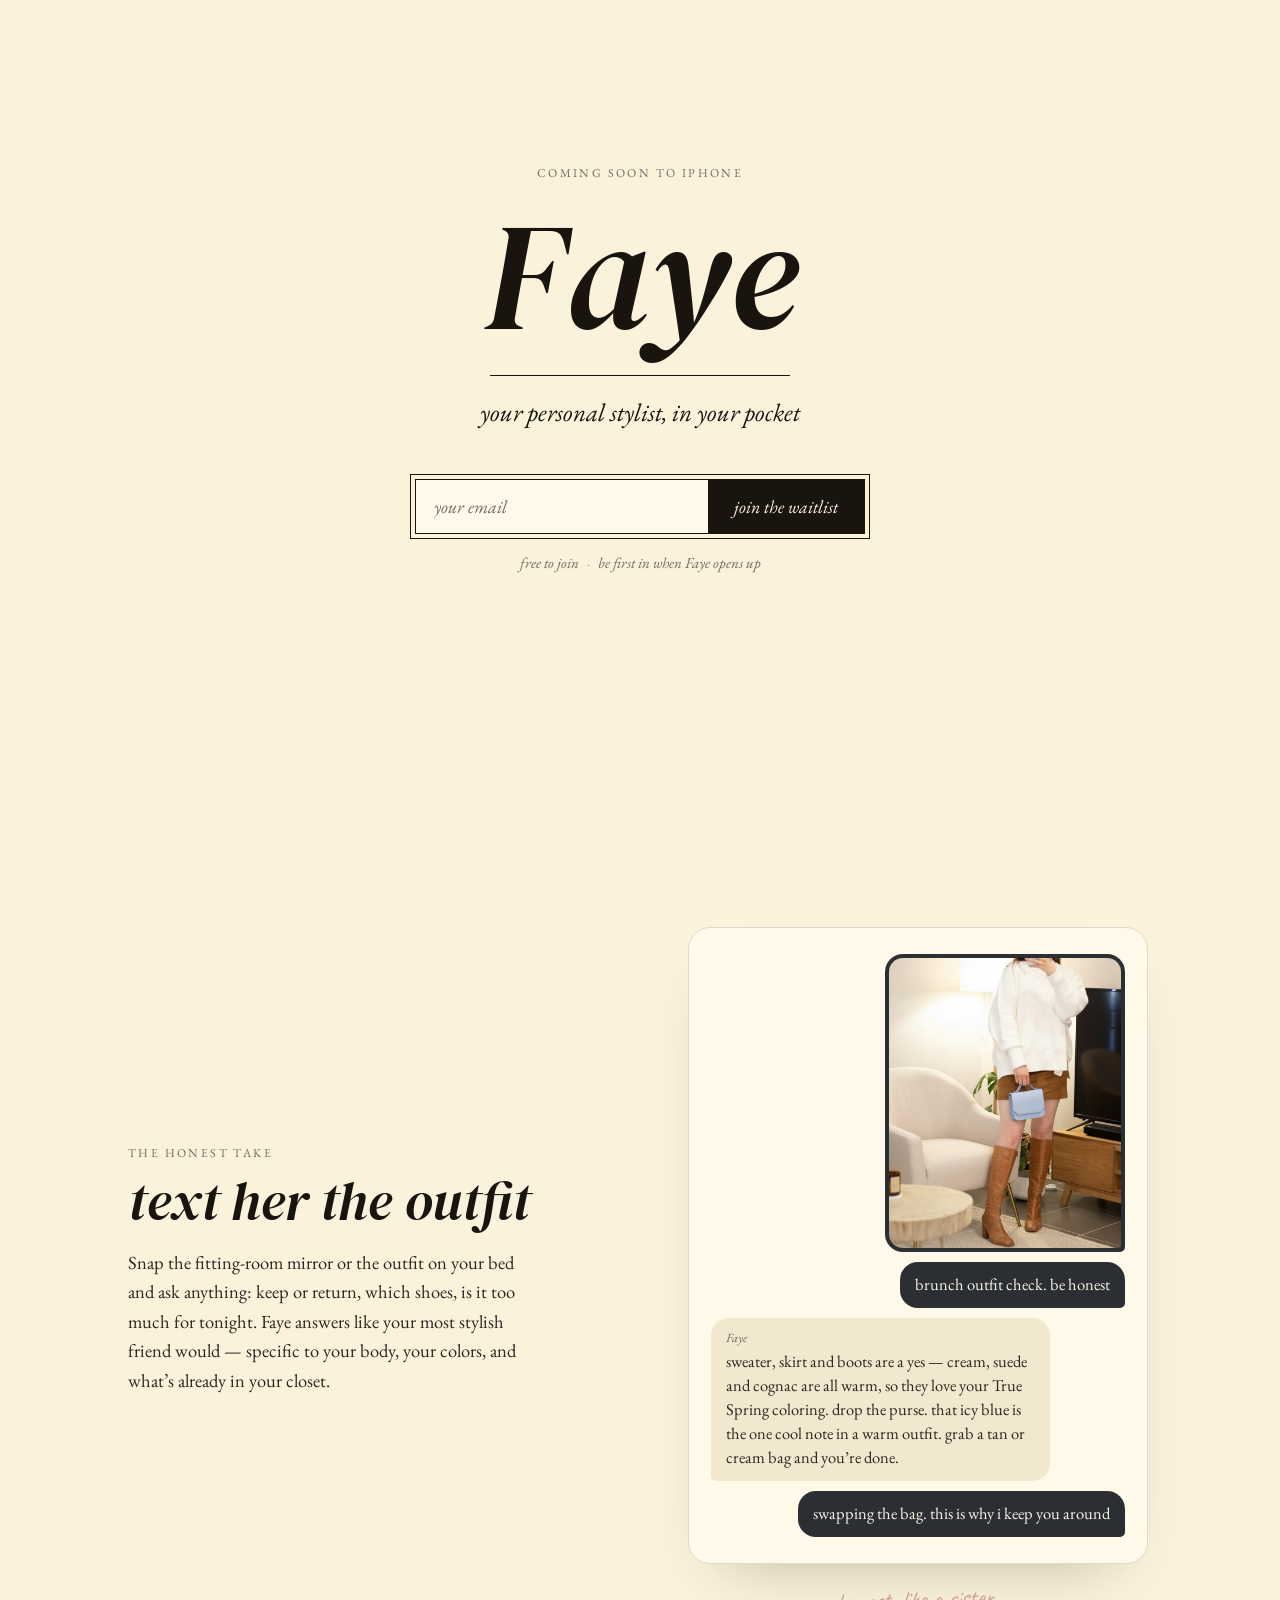
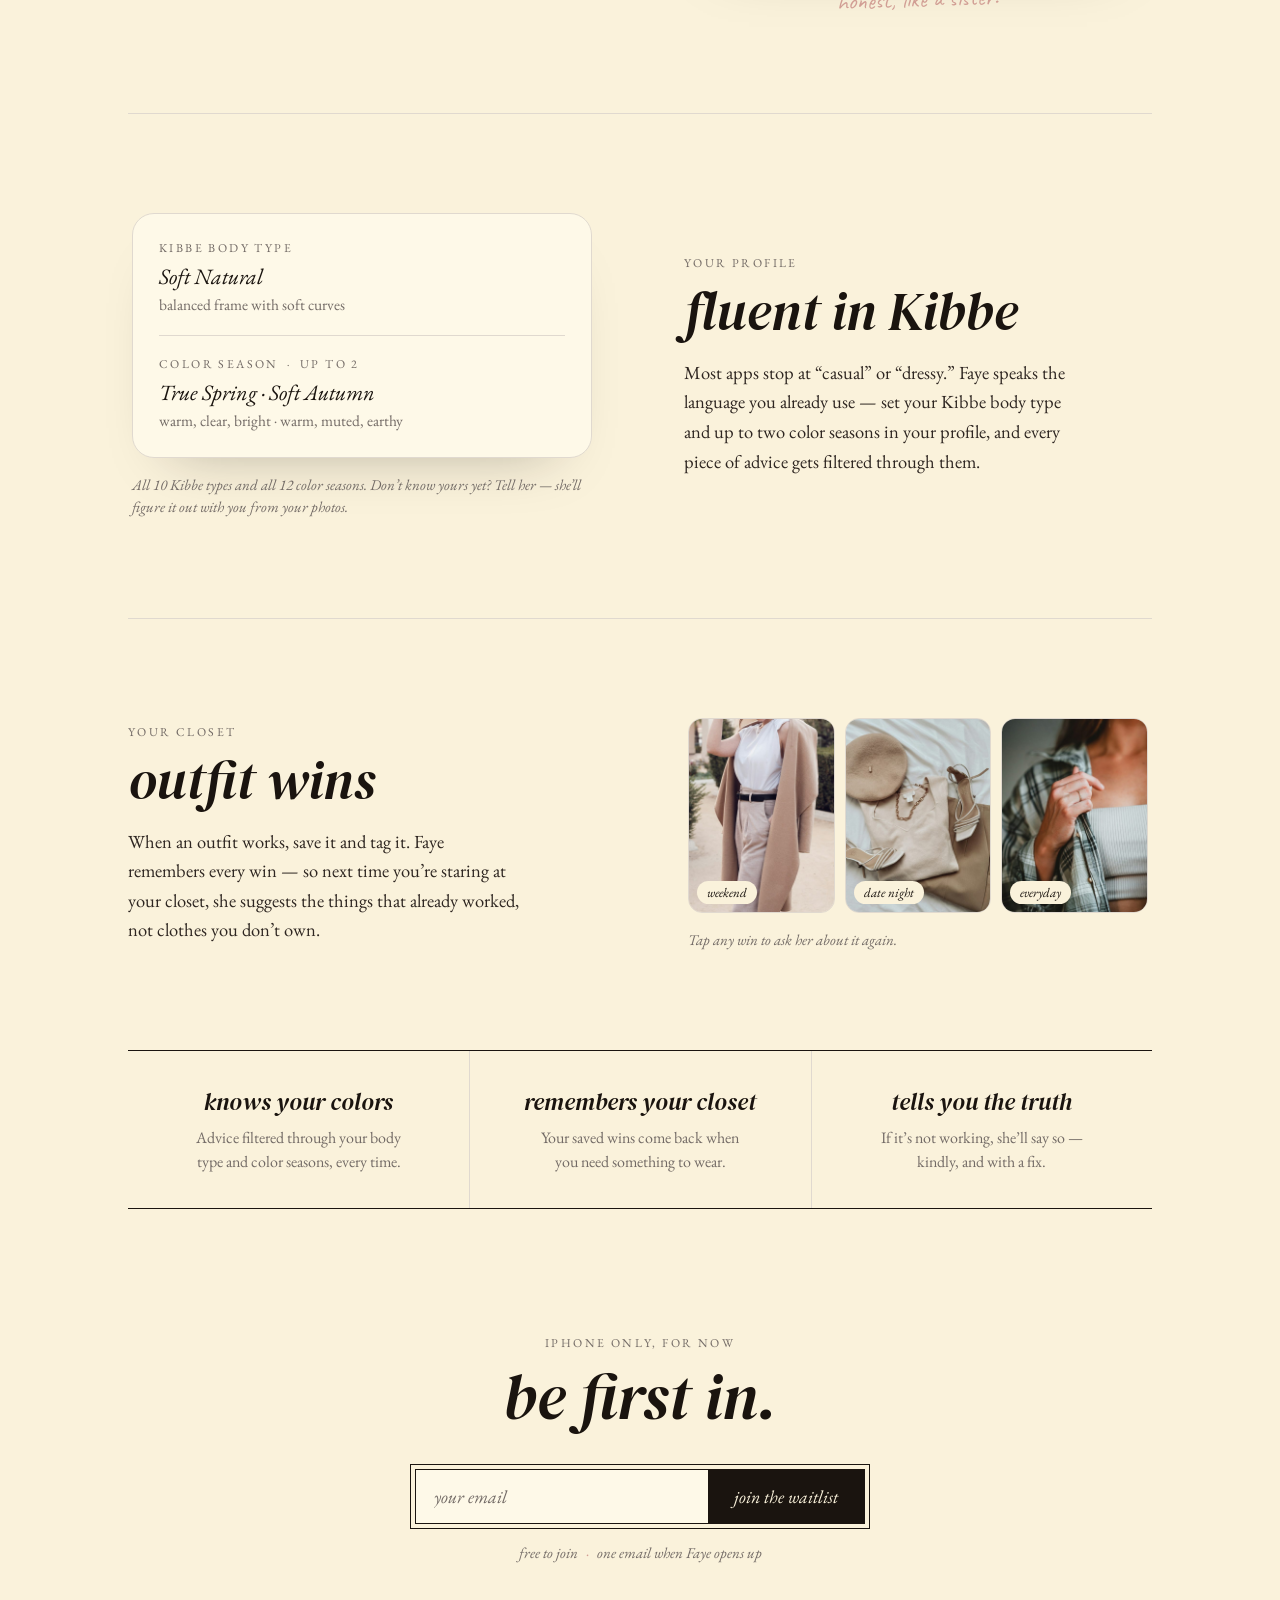
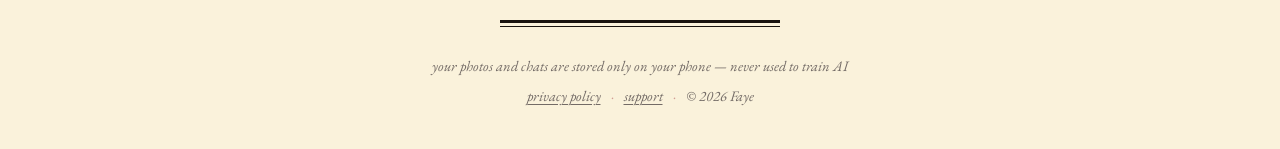
<file: index.html>
<!DOCTYPE html>
<html lang="en">
<head>
<meta charset="UTF-8">
<meta name="viewport" content="width=device-width, initial-scale=1.0">
<title>Faye — your personal stylist, in your pocket</title>
<meta name="description" content="Send Faye an outfit photo and get honest, specific advice tuned to your Kibbe body type and color season — like texting your most stylish friend. Coming soon to iPhone.">
<link rel="canonical" href="https://heyfaye.app/">
<meta name="theme-color" content="#FAF2DB">

<!-- Photos: Unsplash (free license, no attribution required), cropped so no faces show.
     look-boots.jpg unsplash.com/photos/98206cfa8452 (photo-1632282004709)
     win-coat.jpg   unsplash.com/photos/429c1b467548 (photo-1653875842174)
     win-beret.jpg  unsplash.com/photos/3fad6a4a1846 (photo-1625899845678)
     win-plaid.jpg  unsplash.com/photos/a3e6fb30fd41 (photo-1607568899989) -->

<meta property="og:site_name" content="Faye">
<meta property="og:title" content="Faye — your personal stylist, in your pocket">
<meta property="og:description" content="Honest, specific outfit advice, tuned to your Kibbe body type and colors. Coming soon to iPhone.">
<meta property="og:url" content="https://heyfaye.app/">
<meta property="og:image" content="https://heyfaye.app/icon.png">
<meta property="og:type" content="website">
<meta name="twitter:card" content="summary">

<!-- TikTok Pixel — paste your Pixel ID from Ads Manager > Assets > Events in place of TIKTOK_PIXEL_ID.
     Leave as-is and nothing loads (the script bails on the placeholder). -->
<script>
  window.TIKTOK_PIXEL_ID = 'TIKTOK_PIXEL_ID';
  if (window.TIKTOK_PIXEL_ID !== 'TIKTOK_PIXEL_ID') {
    !function (w, d, t) { w.TiktokAnalyticsObject=t;var ttq=w[t]=w[t]||[];ttq.methods=["page","track","identify","instances","debug","on","off","once","ready","alias","group","enableCookie","disableCookie","holdConsent","revokeConsent","grantConsent"],ttq.setAndDefer=function(t,e){t[e]=function(){t.push([e].concat(Array.prototype.slice.call(arguments,0)))}};for(var i=0;i<ttq.methods.length;i++)ttq.setAndDefer(ttq,ttq.methods[i]);ttq.instance=function(t){for(var e=ttq._i[t]||[],n=0;n<ttq.methods.length;n++)ttq.setAndDefer(e,ttq.methods[n]);return e},ttq.load=function(e,n){var r="https://analytics.tiktok.com/i18n/pixel/events.js",o=n&&n.partner;ttq._i=ttq._i||{},ttq._i[e]=[],ttq._i[e]._u=r,ttq._t=ttq._t||{},ttq._t[e]=+new Date,ttq._o=ttq._o||{},ttq._o[e]=n||{};n=document.createElement("script");n.type="text/javascript",n.async=!0,n.src=r+"?sdkid="+e+"&lib="+t;e=document.getElementsByTagName("script")[0];e.parentNode.insertBefore(n,e)};
      ttq.load(w.TIKTOK_PIXEL_ID); ttq.page(); }(window, document, 'ttq');
  }
</script>

<link rel="icon" type="image/png" href="icon.png">
<link rel="apple-touch-icon" href="icon.png">

<link rel="preconnect" href="https://fonts.googleapis.com">
<link rel="preconnect" href="https://fonts.gstatic.com" crossorigin>
<link href="https://fonts.googleapis.com/css2?family=DM+Serif+Display:ital@0;1&family=EB+Garamond:ital,wght@0,400;0,500;1,400&family=Caveat&display=swap" rel="stylesheet">
<link rel="stylesheet" href="site.css">

<style>
  main {
    width: 100%;
    display: flex;
    flex-direction: column;
    align-items: center;
  }

  .wrap {
    width: 100%;
    max-width: 1080px;
    padding: 0 28px;
  }

  /* ---------- hero + logo reveal ---------- */

  .hero {
    min-height: 92svh;
    display: flex;
    flex-direction: column;
    align-items: center;
    justify-content: center;
    text-align: center;
    padding: 8svh 28px 6svh;
  }

  .hero .eyebrow {
    margin-bottom: 18px;
    opacity: 0;
    animation: fade 0.9s ease 0.05s forwards;
  }

  .wordmark {
    font-family: var(--serif-display);
    font-style: italic;
    font-weight: 400;
    font-size: clamp(84px, 20vw, 152px);
    line-height: 1;
    color: var(--ink);
    display: flex;
  }

  .wordmark span {
    display: inline-block;
    opacity: 0;
    transform: translateY(0.35em);
    animation: rise 0.9s var(--ease) forwards;
  }
  .wordmark span:nth-child(1) { animation-delay: 0.15s; }
  .wordmark span:nth-child(2) { animation-delay: 0.27s; }
  .wordmark span:nth-child(3) { animation-delay: 0.39s; }
  .wordmark span:nth-child(4) { animation-delay: 0.51s; }

  @keyframes rise { to { opacity: 1; transform: translateY(0); } }

  .hero .rule {
    width: min(300px, 62vw);
    height: 0.75px;
    background: var(--ink);
    margin: 24px 0 20px;
    transform: scaleX(0);
    animation: draw 0.8s var(--ease) 0.85s forwards;
  }

  @keyframes draw { to { transform: scaleX(1); } }

  .tagline {
    font-style: italic;
    font-size: clamp(20px, 4.6vw, 25px);
    color: var(--ink);
    opacity: 0;
    animation: fade 0.9s ease 1.25s forwards;
  }

  @keyframes fade { to { opacity: 1; } }

  .after-reveal {
    opacity: 0;
    animation: rise 0.9s var(--ease) 1.7s forwards;
  }

  @media (prefers-reduced-motion: reduce) {
    html { scroll-behavior: auto; }
    .wordmark span, .hero .rule, .tagline, .hero .eyebrow, .after-reveal {
      animation: none;
      opacity: 1;
      transform: none;
    }
  }

  /* ---------- waitlist form: one double-bordered field, like the app's buttons ---------- */

  .waitlist {
    width: 100%;
    display: flex;
    flex-direction: column;
    align-items: center;
  }

  .hero .waitlist { margin-top: 46px; }

  .field {
    width: min(460px, 100%);
    border: 0.75px solid var(--ink);
    padding: 4px;
  }

  .field-inner {
    display: flex;
    border: 1.5px solid var(--ink);
    background: var(--sheet);
  }

  .field input {
    flex: 1;
    min-width: 0;
    padding: 15px 18px;
    font-family: inherit;
    font-style: italic;
    font-size: 18px;
    color: var(--ink);
    background: transparent;
    border: 0;
    border-radius: 0;
    outline: none;
  }
  .field input::placeholder { color: var(--muted); }
  .field:focus-within { box-shadow: 0 0 0 1px var(--ink); }

  .field button {
    padding: 0 26px;
    font-family: inherit;
    font-style: italic;
    font-size: 18px;
    color: var(--cream);
    background: var(--ink);
    border: 0;
    border-radius: 0;
    cursor: pointer;
    white-space: nowrap;
    transition: background 0.25s ease;
  }
  .field button:hover { background: var(--bubble); }
  .field button:focus-visible { outline-offset: -5px; outline-color: var(--cream); }
  .field button:disabled { opacity: 0.6; cursor: default; }

  @media (max-width: 480px) {
    .field-inner { flex-direction: column; }
    .field input { text-align: center; }
    .field button { padding: 15px 0; }
  }

  .note {
    margin-top: 14px;
    min-height: 1.4em;
    font-style: italic;
    font-size: 15px;
    color: var(--muted);
  }
  .note .sep { margin: 0 8px; color: var(--rose); }

  .waitlist.done .field { display: none; }
  .waitlist.done .note {
    margin-top: 0;
    font-size: 21px;
    color: var(--ink);
  }

  .hp { position: absolute; left: -9999px; width: 1px; height: 1px; opacity: 0; }

  .scroll-cue {
    margin-top: 7svh;
    width: 0.75px;
    height: 44px;
    background: linear-gradient(var(--ink), transparent);
  }

  /* ---------- feature rows: copy + visual, side by side on wide screens ---------- */

  .feature {
    display: grid;
    gap: 40px;
    align-items: center;
    padding: clamp(64px, 11svh, 120px) 0;
  }

  .feature + .feature { border-top: 0.5px solid var(--hairline); }

  .copy { text-align: center; }

  .copy h2 {
    margin-top: 12px;
    font-family: var(--serif-display);
    font-style: italic;
    font-weight: 400;
    font-size: clamp(38px, 8.5vw, 54px);
    line-height: 1.05;
    color: var(--ink);
  }

  .copy .lede {
    margin: 18px auto 0;
    max-width: 44ch;
    font-size: 18.5px;
    line-height: 1.6;
    color: var(--text);
  }

  .visual {
    width: 100%;
    max-width: 460px;
    justify-self: center;
  }

  .caption {
    margin-top: 16px;
    font-style: italic;
    font-size: 15px;
    line-height: 1.5;
    color: var(--muted);
    text-align: center;
  }

  @media (min-width: 880px) {
    .feature {
      grid-template-columns: 1fr 1fr;
      gap: 88px;
    }
    .copy { text-align: left; }
    .copy .lede { margin-left: 0; }
    .feature.flip .copy { order: 2; }
    .visual .caption { text-align: left; }
  }

  /* ---------- chat vignette ---------- */

  .chat {
    background: var(--sheet);
    border: 0.75px solid var(--hairline);
    border-radius: 22px;
    padding: 26px 22px;
    display: flex;
    flex-direction: column;
    gap: 10px;
    text-align: left;
    box-shadow: 0 30px 60px -40px rgba(26, 20, 15, 0.35);
  }

  .msg {
    max-width: 82%;
    padding: 11px 15px;
    font-size: 16.5px;
    line-height: 1.45;
    border-radius: 18px;
  }

  .msg.you {
    align-self: flex-end;
    background: var(--bubble);
    color: var(--bubble-text);
    border-bottom-right-radius: 5px;
  }

  .msg.faye {
    align-self: flex-start;
    background: var(--card);
    color: var(--text);
    border-bottom-left-radius: 5px;
  }

  .msg .who {
    display: block;
    font-style: italic;
    font-size: 12.5px;
    color: var(--muted);
    margin-bottom: 3px;
  }

  .msg.photo {
    padding: 4px;
    max-width: 58%;
  }

  .msg.photo img {
    display: block;
    width: 100%;
    aspect-ratio: 4 / 5;
    object-fit: cover;
    object-position: 50% 30%;
    border-radius: 14px;
    border-bottom-right-radius: 3px;
  }

  .script {
    font-family: "Caveat", cursive;
    font-size: 24px;
    color: var(--rose);
    margin-top: 20px;
    text-align: center;
    transform: rotate(-2deg);
  }

  /* ---------- kibbe profile card ---------- */

  .profile-card {
    background: var(--sheet);
    border: 0.75px solid var(--hairline);
    border-radius: 22px;
    padding: 6px 26px;
    text-align: left;
    box-shadow: 0 30px 60px -40px rgba(26, 20, 15, 0.35);
  }

  .profile-row { padding: 20px 0; }
  .profile-row + .profile-row { border-top: 0.5px solid var(--hairline); }
  .profile-row .eyebrow { margin-bottom: 6px; }

  .profile-row .value {
    font-style: italic;
    font-size: 22px;
    color: var(--ink);
  }

  .profile-row .desc {
    display: block;
    margin-top: 3px;
    font-size: 15.5px;
    color: var(--muted);
  }

  /* ---------- outfit wins ---------- */

  .wins-grid {
    display: grid;
    grid-template-columns: repeat(3, 1fr);
    gap: 10px;
  }

  .win {
    position: relative;
    border-radius: 14px;
    overflow: hidden;
    border: 0.75px solid var(--hairline);
  }

  .win img {
    display: block;
    width: 100%;
    aspect-ratio: 3 / 4;
    object-fit: cover;
  }

  .win .tag {
    position: absolute;
    left: 8px;
    bottom: 8px;
    background: var(--cream);
    color: var(--ink);
    font-style: italic;
    font-size: 13px;
    padding: 3px 10px;
    border-radius: 999px;
  }

  /* ---------- principles ---------- */

  .principles {
    display: grid;
    grid-template-columns: repeat(3, 1fr);
    border-top: 0.75px solid var(--ink);
    border-bottom: 0.75px solid var(--ink);
    text-align: center;
  }

  .principle { padding: 34px 20px; }
  .principle + .principle { border-left: 0.5px solid var(--hairline); }

  .principle h3 {
    font-family: var(--serif-display);
    font-style: italic;
    font-weight: 400;
    font-size: 24px;
    color: var(--ink);
  }

  .principle p {
    margin: 8px auto 0;
    max-width: 26ch;
    font-size: 16px;
    line-height: 1.5;
    color: var(--muted);
  }

  @media (max-width: 720px) {
    .principles { grid-template-columns: 1fr; }
    .principle { padding: 26px 8px; }
    .principle + .principle { border-left: 0; border-top: 0.5px solid var(--hairline); }
  }

  /* ---------- closing call to action ---------- */

  .closing {
    padding: clamp(80px, 14svh, 140px) 0 0;
    text-align: center;
  }

  .closing h2 {
    margin: 12px 0 34px;
    font-family: var(--serif-display);
    font-style: italic;
    font-weight: 400;
    font-size: clamp(42px, 9vw, 64px);
    line-height: 1.05;
    color: var(--ink);
  }
</style>
</head>
<body>

<main>
  <section class="hero wrap">
    <span class="eyebrow">coming soon to iPhone</span>
    <h1 class="wordmark" aria-label="Faye">
      <span aria-hidden="true">F</span><span aria-hidden="true">a</span><span aria-hidden="true">y</span><span aria-hidden="true">e</span>
    </h1>
    <div class="rule"></div>
    <p class="tagline">your personal stylist, in your pocket</p>

    <form class="after-reveal waitlist" id="waitlist" novalidate>
      <div class="field">
        <div class="field-inner">
          <input type="email" name="email" placeholder="your email" autocomplete="email" required aria-label="Email address">
          <button type="submit">join the waitlist</button>
        </div>
      </div>
      <!-- honeypot: real people never see or fill this -->
      <input class="hp" type="text" name="website" tabindex="-1" autocomplete="off" aria-hidden="true">
      <p class="note" aria-live="polite">free to join<span class="sep">·</span>be first in when Faye opens up</p>
    </form>

    <div class="scroll-cue after-reveal" aria-hidden="true"></div>
  </section>

  <div class="wrap after-reveal">
    <section class="feature">
      <div class="copy">
        <span class="eyebrow">the honest take</span>
        <h2>text her the outfit</h2>
        <p class="lede">Snap the fitting-room mirror or the outfit on your bed and ask anything: keep or return, which shoes, is it too much for tonight. Faye answers like your most stylish friend would — specific to your body, your colors, and what&rsquo;s already in your closet.</p>
      </div>
      <div class="visual">
        <div class="chat" aria-label="Example conversation with Faye">
          <p class="msg you photo"><img src="look-boots.jpg" alt="Mirror photo of an outfit: cream sweater, suede mini skirt, tall tan boots and a pale blue bag" loading="lazy"></p>
          <p class="msg you">brunch outfit check. be honest</p>
          <p class="msg faye"><span class="who">Faye</span>sweater, skirt and boots are a yes — cream, suede and cognac are all warm, so they love your True Spring coloring. drop the purse. that icy blue is the one cool note in a warm outfit. grab a tan or cream bag and you&rsquo;re done.</p>
          <p class="msg you">swapping the bag. this is why i keep you around</p>
        </div>
        <p class="script">honest, like a sister.</p>
      </div>
    </section>

    <section class="feature flip">
      <div class="copy">
        <span class="eyebrow">your profile</span>
        <h2>fluent in Kibbe</h2>
        <p class="lede">Most apps stop at &ldquo;casual&rdquo; or &ldquo;dressy.&rdquo; Faye speaks the language you already use — set your Kibbe body type and up to two color seasons in your profile, and every piece of advice gets filtered through them.</p>
      </div>
      <div class="visual">
        <div class="profile-card">
          <div class="profile-row">
            <span class="eyebrow">Kibbe body type</span>
            <span class="value">Soft Natural</span>
            <span class="desc">balanced frame with soft curves</span>
          </div>
          <div class="profile-row">
            <span class="eyebrow">Color season&ensp;&middot;&ensp;up to 2</span>
            <span class="value">True Spring &middot; Soft Autumn</span>
            <span class="desc">warm, clear, bright &middot; warm, muted, earthy</span>
          </div>
        </div>
        <p class="caption">All 10 Kibbe types and all 12 color seasons. Don&rsquo;t know yours yet? Tell her — she&rsquo;ll figure it out with you from your photos.</p>
      </div>
    </section>

    <section class="feature">
      <div class="copy">
        <span class="eyebrow">your closet</span>
        <h2>outfit wins</h2>
        <p class="lede">When an outfit works, save it and tag it. Faye remembers every win — so next time you&rsquo;re staring at your closet, she suggests the things that already worked, not clothes you don&rsquo;t own.</p>
      </div>
      <div class="visual">
        <div class="wins-grid">
          <figure class="win"><img src="win-coat.jpg" alt="Saved outfit: camel coat over a white top and belted trousers" loading="lazy"><figcaption class="tag">weekend</figcaption></figure>
          <figure class="win"><img src="win-beret.jpg" alt="Saved outfit laid out: camel beret, cream knit, gold chain and strappy heels" loading="lazy"><figcaption class="tag">date night</figcaption></figure>
          <figure class="win"><img src="win-plaid.jpg" alt="Saved outfit: plaid shirt open over a ribbed cream top" loading="lazy"><figcaption class="tag">everyday</figcaption></figure>
        </div>
        <p class="caption">Tap any win to ask her about it again.</p>
      </div>
    </section>

    <section class="principles" aria-label="What Faye does">
      <div class="principle">
        <h3>knows your colors</h3>
        <p>Advice filtered through your body type and color seasons, every time.</p>
      </div>
      <div class="principle">
        <h3>remembers your closet</h3>
        <p>Your saved wins come back when you need something to wear.</p>
      </div>
      <div class="principle">
        <h3>tells you the truth</h3>
        <p>If it&rsquo;s not working, she&rsquo;ll say so — kindly, and with a fix.</p>
      </div>
    </section>

    <section class="closing">
      <span class="eyebrow">iPhone only, for now</span>
      <h2>be first in.</h2>
      <form class="waitlist" novalidate>
        <div class="field">
          <div class="field-inner">
            <input type="email" name="email" placeholder="your email" autocomplete="email" required aria-label="Email address">
            <button type="submit">join the waitlist</button>
          </div>
        </div>
        <input class="hp" type="text" name="website" tabindex="-1" autocomplete="off" aria-hidden="true">
        <p class="note" aria-live="polite">free to join<span class="sep">·</span>one email when Faye opens up</p>
      </form>
    </section>
  </div>
</main>

<footer class="site-footer after-reveal">
  <div class="double-rule"><div class="thick"></div><div class="thin"></div></div>
  <p>your photos and chats are stored only on your phone — never used to train AI</p>
  <nav aria-label="Footer"><a href="privacy.html">privacy policy</a><span class="sep">·</span><a href="support.html">support</a><span class="sep">·</span>&copy; 2026 Faye</nav>
</footer>

<script>
  // Waitlist: insert straight into Supabase through the REST API. The anon key
  // is public by design; the table's RLS is insert-only, so this can add an
  // email but never read the list. Both forms on the page share this.
  (function () {
    const SUPABASE_URL = 'https://zyfjainfxkdqsammjmke.supabase.co';
    const ANON = 'eyJhbGciOiJIUzI1NiIsInR5cCI6IkpXVCJ9.eyJpc3MiOiJzdXBhYmFzZSIsInJlZiI6Inp5ZmphaW5meGtkcXNhbW1qbWtlIiwicm9sZSI6ImFub24iLCJpYXQiOjE3NzYwOTUyMDEsImV4cCI6MjA5MTY3MTIwMX0.QrhXEJxqcgTqXy2CzMk2caFgTbvT6MftRCmBW83D3XE';
    const source = new URLSearchParams(location.search).get('src') || 'site';

    document.querySelectorAll('form.waitlist').forEach((form) => {
      const note = form.querySelector('.note');
      const button = form.querySelector('button');

      function done(msg) {
        form.classList.add('done');
        note.textContent = msg;
        if (window.ttq) ttq.track('SubmitForm');
      }

      form.addEventListener('submit', async (e) => {
        e.preventDefault();
        const email = form.email.value.trim().toLowerCase();
        if (!/^[^@\s]+@[^@\s]+\.[^@\s]+$/.test(email)) {
          note.textContent = 'that email doesn’t look right — try again?';
          return;
        }
        if (form.website.value) { done('you’re on the list — talk soon'); return; } // bot

        button.disabled = true;
        note.textContent = 'one sec…';
        try {
          const r = await fetch(SUPABASE_URL + '/rest/v1/waitlist', {
            method: 'POST',
            headers: {
              'apikey': ANON,
              'Authorization': 'Bearer ' + ANON,
              'Content-Type': 'application/json',
              'Prefer': 'return=minimal'
            },
            body: JSON.stringify({ email, source })
          });
          if (r.ok || r.status === 409) {           // 409 = already on it
            done('you’re on the list — talk soon');
          } else {
            throw new Error(r.status);
          }
        } catch (err) {
          button.disabled = false;
          note.textContent = 'hmm, that didn’t go through — try once more?';
        }
      });
    });
  })();
</script>

</body>
</html>
</file>
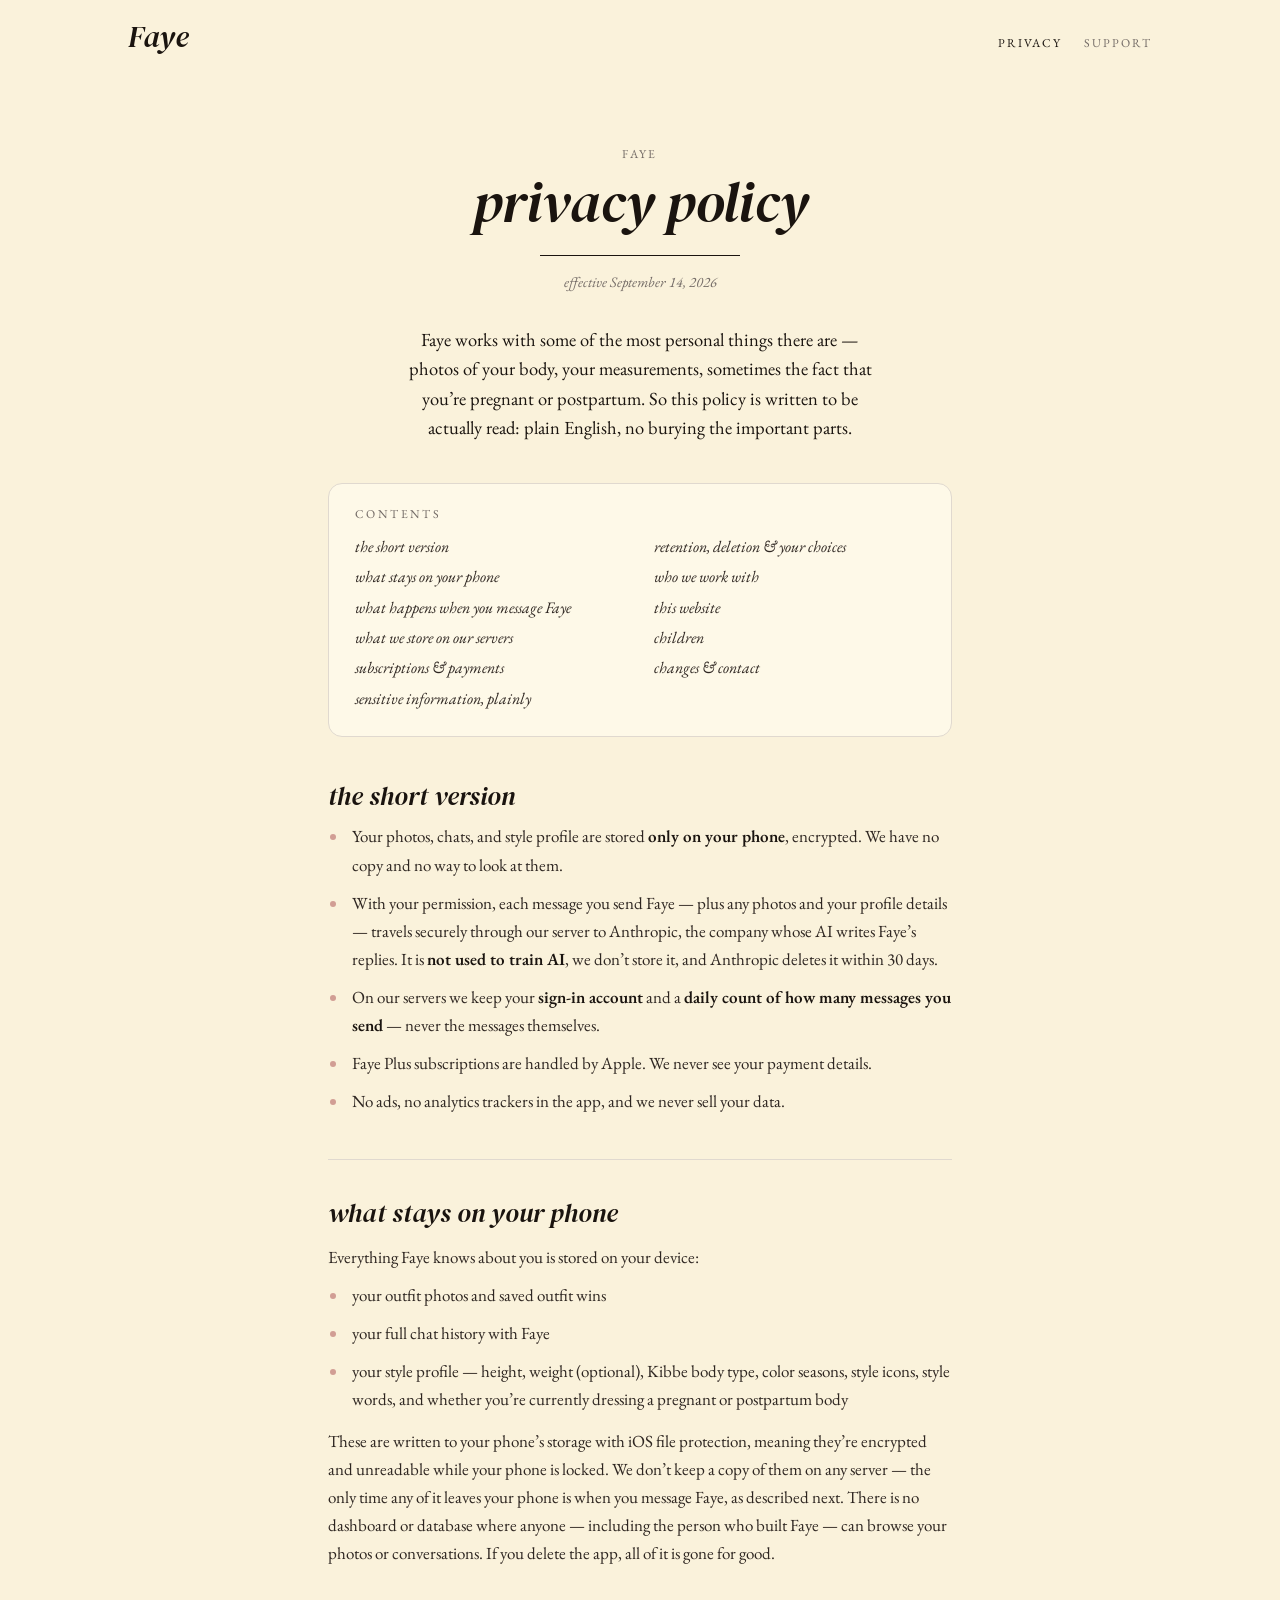
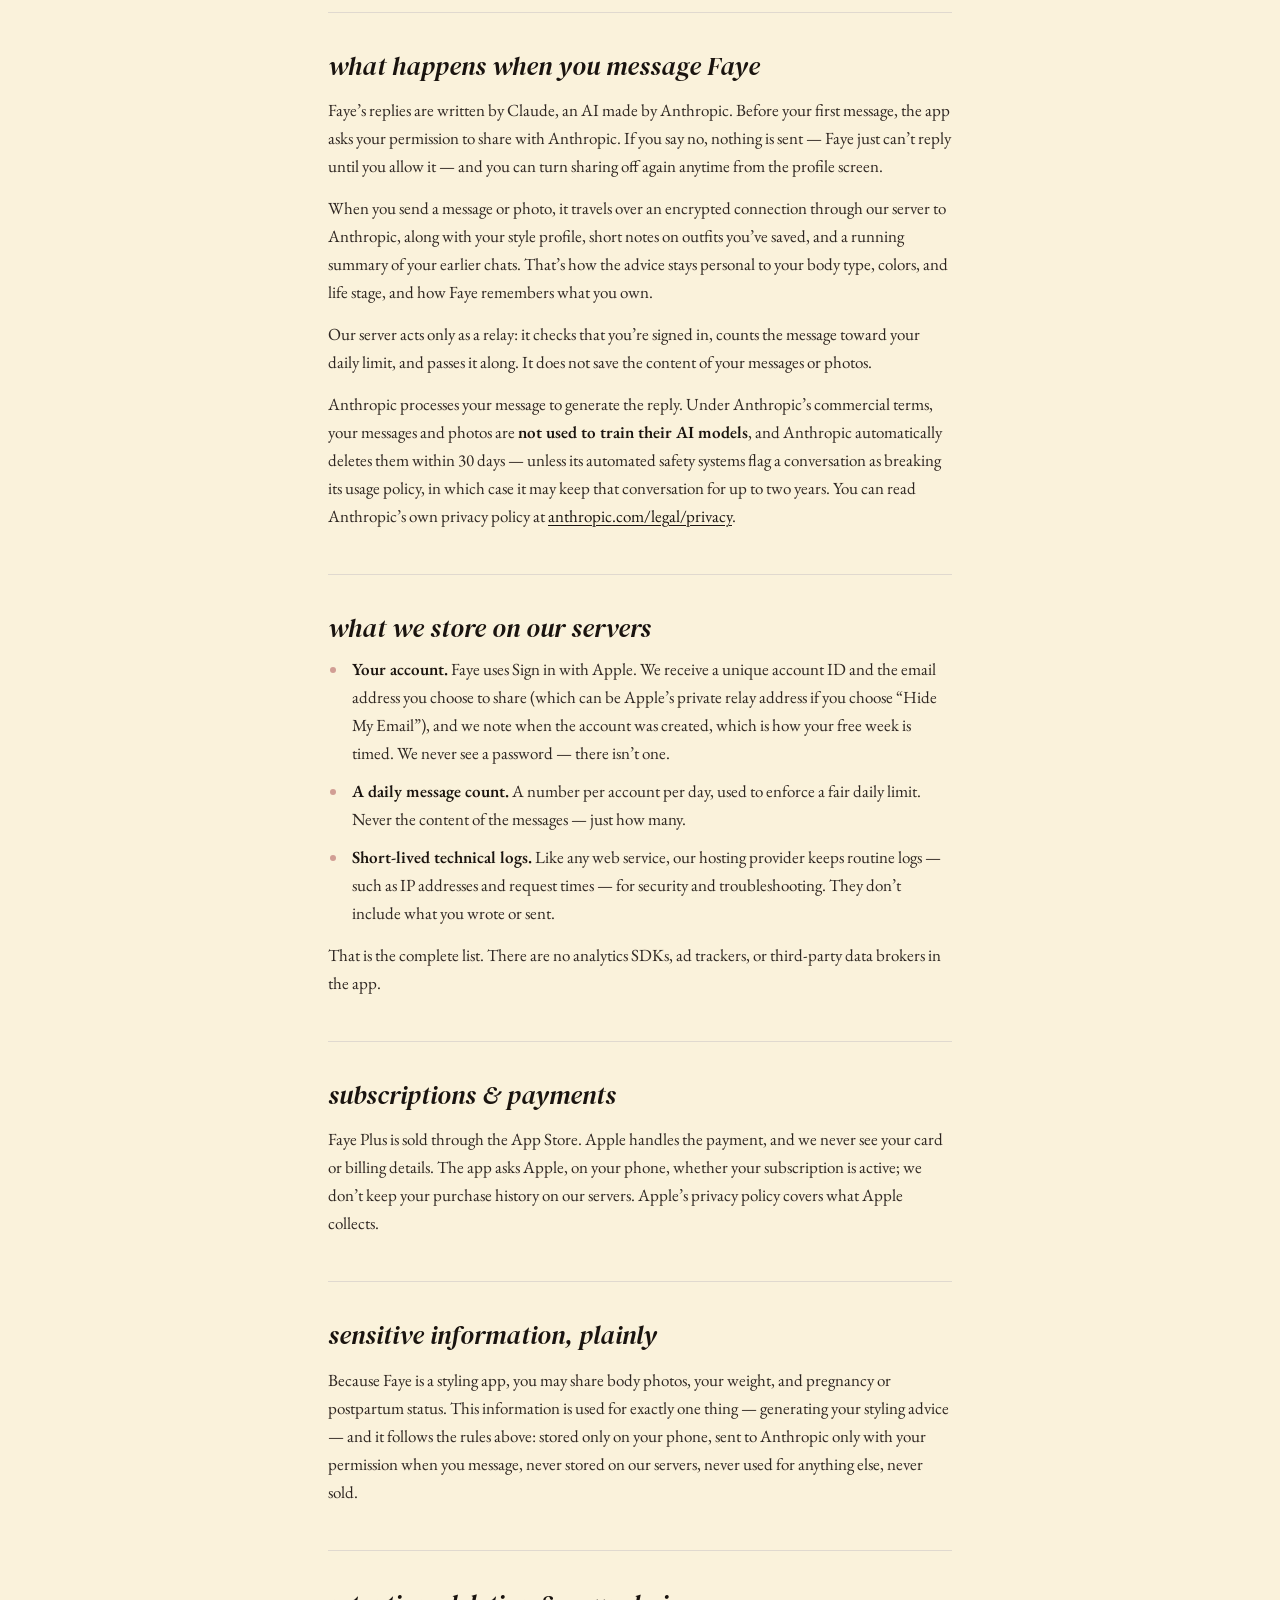
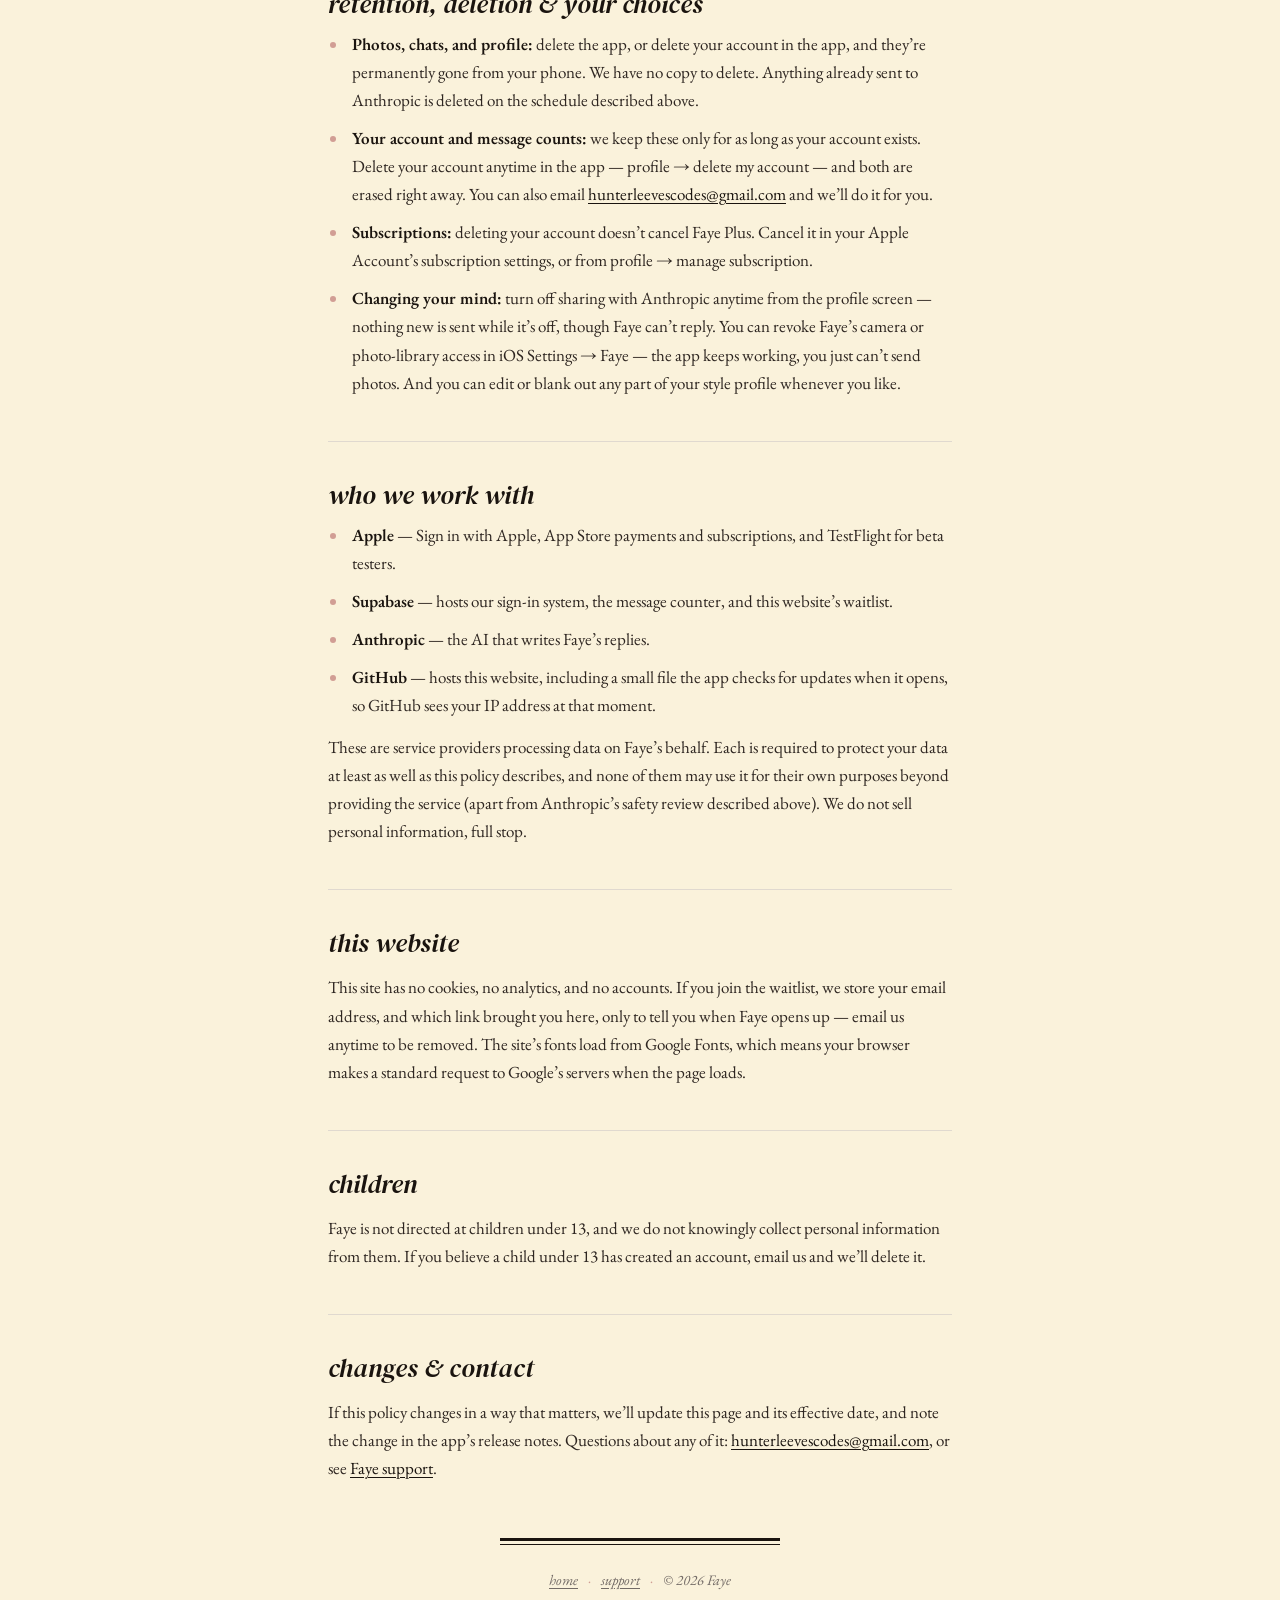
<file: privacy.html>
<!DOCTYPE html>
<html lang="en">
<head>
<meta charset="UTF-8">
<meta name="viewport" content="width=device-width, initial-scale=1.0">
<title>Faye — privacy policy</title>
<meta name="description" content="How Faye handles your photos, chats, and profile — plainly, and in full.">
<link rel="canonical" href="https://heyfaye.app/privacy.html">
<meta name="theme-color" content="#FAF2DB">

<link rel="icon" type="image/png" href="icon.png">
<link rel="apple-touch-icon" href="icon.png">

<link rel="preconnect" href="https://fonts.googleapis.com">
<link rel="preconnect" href="https://fonts.gstatic.com" crossorigin>
<link href="https://fonts.googleapis.com/css2?family=DM+Serif+Display:ital@0;1&family=EB+Garamond:ital,wght@0,400;0,600;1,400&display=swap" rel="stylesheet">
<link rel="stylesheet" href="site.css">
</head>
<body>

<header class="topbar">
  <a class="mark" href="index.html" aria-label="Faye home">Faye</a>
  <nav aria-label="Site">
    <a href="privacy.html" aria-current="page">privacy</a>
    <a href="support.html">support</a>
  </nav>
</header>

<main class="doc">
  <header class="doc-head">
    <span class="eyebrow">Faye</span>
    <h1>privacy policy</h1>
    <div class="rule"></div>
    <p class="effective">effective September 14, 2026</p>
  </header>

  <p class="intro">Faye works with some of the most personal things there are — photos of your body, your measurements, sometimes the fact that you&rsquo;re pregnant or postpartum. So this policy is written to be actually read: plain English, no burying the important parts.</p>

  <nav class="toc" aria-label="Contents">
    <span class="eyebrow">contents</span>
    <ol>
      <li><a href="#the-short-version">the short version</a></li>
      <li><a href="#what-stays-on-your-phone">what stays on your phone</a></li>
      <li><a href="#what-happens-when-you-message-faye">what happens when you message Faye</a></li>
      <li><a href="#what-we-store-on-our-servers">what we store on our servers</a></li>
      <li><a href="#subscriptions-payments">subscriptions &amp; payments</a></li>
      <li><a href="#sensitive-information-plainly">sensitive information, plainly</a></li>
      <li><a href="#retention-deletion-your-choices">retention, deletion &amp; your choices</a></li>
      <li><a href="#who-we-work-with">who we work with</a></li>
      <li><a href="#this-website">this website</a></li>
      <li><a href="#children">children</a></li>
      <li><a href="#changes-contact">changes &amp; contact</a></li>
    </ol>
  </nav>


  <section id="the-short-version">
    <h2>the short version</h2>
    <ul>
      <li>Your photos, chats, and style profile are stored <strong>only on your phone</strong>, encrypted. We have no copy and no way to look at them.</li>
      <li>With your permission, each message you send Faye — plus any photos and your profile details — travels securely through our server to Anthropic, the company whose AI writes Faye&rsquo;s replies. It is <strong>not used to train AI</strong>, we don&rsquo;t store it, and Anthropic deletes it within 30 days.</li>
      <li>On our servers we keep your <strong>sign-in account</strong> and a <strong>daily count of how many messages you send</strong> — never the messages themselves.</li>
      <li>Faye Plus subscriptions are handled by Apple. We never see your payment details.</li>
      <li>No ads, no analytics trackers in the app, and we never sell your data.</li>
    </ul>
  </section>

  <section id="what-stays-on-your-phone">
    <h2>what stays on your phone</h2>
    <p>Everything Faye knows about you is stored on your device:</p>
    <ul>
      <li>your outfit photos and saved outfit wins</li>
      <li>your full chat history with Faye</li>
      <li>your style profile — height, weight (optional), Kibbe body type, color seasons, style icons, style words, and whether you&rsquo;re currently dressing a pregnant or postpartum body</li>
    </ul>
    <p>These are written to your phone&rsquo;s storage with iOS file protection, meaning they&rsquo;re encrypted and unreadable while your phone is locked. We don&rsquo;t keep a copy of them on any server — the only time any of it leaves your phone is when you message Faye, as described next. There is no dashboard or database where anyone — including the person who built Faye — can browse your photos or conversations. If you delete the app, all of it is gone for good.</p>
  </section>

  <section id="what-happens-when-you-message-faye">
    <h2>what happens when you message Faye</h2>
    <p>Faye&rsquo;s replies are written by Claude, an AI made by Anthropic. Before your first message, the app asks your permission to share with Anthropic. If you say no, nothing is sent — Faye just can&rsquo;t reply until you allow it — and you can turn sharing off again anytime from the profile screen.</p>
    <p>When you send a message or photo, it travels over an encrypted connection through our server to Anthropic, along with your style profile, short notes on outfits you&rsquo;ve saved, and a running summary of your earlier chats. That&rsquo;s how the advice stays personal to your body type, colors, and life stage, and how Faye remembers what you own.</p>
    <p>Our server acts only as a relay: it checks that you&rsquo;re signed in, counts the message toward your daily limit, and passes it along. It does not save the content of your messages or photos.</p>
    <p>Anthropic processes your message to generate the reply. Under Anthropic&rsquo;s commercial terms, your messages and photos are <strong>not used to train their AI models</strong>, and Anthropic automatically deletes them within 30 days — unless its automated safety systems flag a conversation as breaking its usage policy, in which case it may keep that conversation for up to two years. You can read Anthropic&rsquo;s own privacy policy at <a href="https://www.anthropic.com/legal/privacy">anthropic.com/legal/privacy</a>.</p>
  </section>

  <section id="what-we-store-on-our-servers">
    <h2>what we store on our servers</h2>
    <ul>
      <li><strong>Your account.</strong> Faye uses Sign in with Apple. We receive a unique account ID and the email address you choose to share (which can be Apple&rsquo;s private relay address if you choose &ldquo;Hide My Email&rdquo;), and we note when the account was created, which is how your free week is timed. We never see a password — there isn&rsquo;t one.</li>
      <li><strong>A daily message count.</strong> A number per account per day, used to enforce a fair daily limit. Never the content of the messages — just how many.</li>
      <li><strong>Short-lived technical logs.</strong> Like any web service, our hosting provider keeps routine logs — such as IP addresses and request times — for security and troubleshooting. They don&rsquo;t include what you wrote or sent.</li>
    </ul>
    <p>That is the complete list. There are no analytics SDKs, ad trackers, or third-party data brokers in the app.</p>
  </section>

  <section id="subscriptions-payments">
    <h2>subscriptions &amp; payments</h2>
    <p>Faye Plus is sold through the App Store. Apple handles the payment, and we never see your card or billing details. The app asks Apple, on your phone, whether your subscription is active; we don&rsquo;t keep your purchase history on our servers. Apple&rsquo;s privacy policy covers what Apple collects.</p>
  </section>

  <section id="sensitive-information-plainly">
    <h2>sensitive information, plainly</h2>
    <p>Because Faye is a styling app, you may share body photos, your weight, and pregnancy or postpartum status. This information is used for exactly one thing — generating your styling advice — and it follows the rules above: stored only on your phone, sent to Anthropic only with your permission when you message, never stored on our servers, never used for anything else, never sold.</p>
  </section>

  <section id="retention-deletion-your-choices">
    <h2>retention, deletion &amp; your choices</h2>
    <ul>
      <li><strong>Photos, chats, and profile:</strong> delete the app, or delete your account in the app, and they&rsquo;re permanently gone from your phone. We have no copy to delete. Anything already sent to Anthropic is deleted on the schedule described above.</li>
      <li><strong>Your account and message counts:</strong> we keep these only for as long as your account exists. Delete your account anytime in the app — profile &rarr; delete my account — and both are erased right away. You can also email <a href="mailto:hunterleevescodes@gmail.com?subject=Delete%20my%20Faye%20account">hunterleevescodes@gmail.com</a> and we&rsquo;ll do it for you.</li>
      <li><strong>Subscriptions:</strong> deleting your account doesn&rsquo;t cancel Faye Plus. Cancel it in your Apple Account&rsquo;s subscription settings, or from profile &rarr; manage subscription.</li>
      <li><strong>Changing your mind:</strong> turn off sharing with Anthropic anytime from the profile screen — nothing new is sent while it&rsquo;s off, though Faye can&rsquo;t reply. You can revoke Faye&rsquo;s camera or photo-library access in iOS Settings &rarr; Faye — the app keeps working, you just can&rsquo;t send photos. And you can edit or blank out any part of your style profile whenever you like.</li>
    </ul>
  </section>

  <section id="who-we-work-with">
    <h2>who we work with</h2>
    <ul>
      <li><strong>Apple</strong> — Sign in with Apple, App Store payments and subscriptions, and TestFlight for beta testers.</li>
      <li><strong>Supabase</strong> — hosts our sign-in system, the message counter, and this website&rsquo;s waitlist.</li>
      <li><strong>Anthropic</strong> — the AI that writes Faye&rsquo;s replies.</li>
      <li><strong>GitHub</strong> — hosts this website, including a small file the app checks for updates when it opens, so GitHub sees your IP address at that moment.</li>
    </ul>
    <p>These are service providers processing data on Faye&rsquo;s behalf. Each is required to protect your data at least as well as this policy describes, and none of them may use it for their own purposes beyond providing the service (apart from Anthropic&rsquo;s safety review described above). We do not sell personal information, full stop.</p>
  </section>

  <section id="this-website">
    <h2>this website</h2>
    <p>This site has no cookies, no analytics, and no accounts. If you join the waitlist, we store your email address, and which link brought you here, only to tell you when Faye opens up — email us anytime to be removed. The site&rsquo;s fonts load from Google Fonts, which means your browser makes a standard request to Google&rsquo;s servers when the page loads.</p>
  </section>

  <section id="children">
    <h2>children</h2>
    <p>Faye is not directed at children under 13, and we do not knowingly collect personal information from them. If you believe a child under 13 has created an account, email us and we&rsquo;ll delete it.</p>
  </section>

  <section id="changes-contact">
    <h2>changes &amp; contact</h2>
    <p>If this policy changes in a way that matters, we&rsquo;ll update this page and its effective date, and note the change in the app&rsquo;s release notes. Questions about any of it: <a href="mailto:hunterleevescodes@gmail.com?subject=Faye%20privacy%20question">hunterleevescodes@gmail.com</a>, or see <a href="support.html">Faye support</a>.</p>
  </section>
</main>

<footer class="site-footer">
  <div class="double-rule"><div class="thick"></div><div class="thin"></div></div>
  <nav aria-label="Footer"><a href="index.html">home</a><span class="sep">·</span><a href="support.html">support</a><span class="sep">·</span>&copy; 2026 Faye</nav>
</footer>

</body>
</html>
</file>
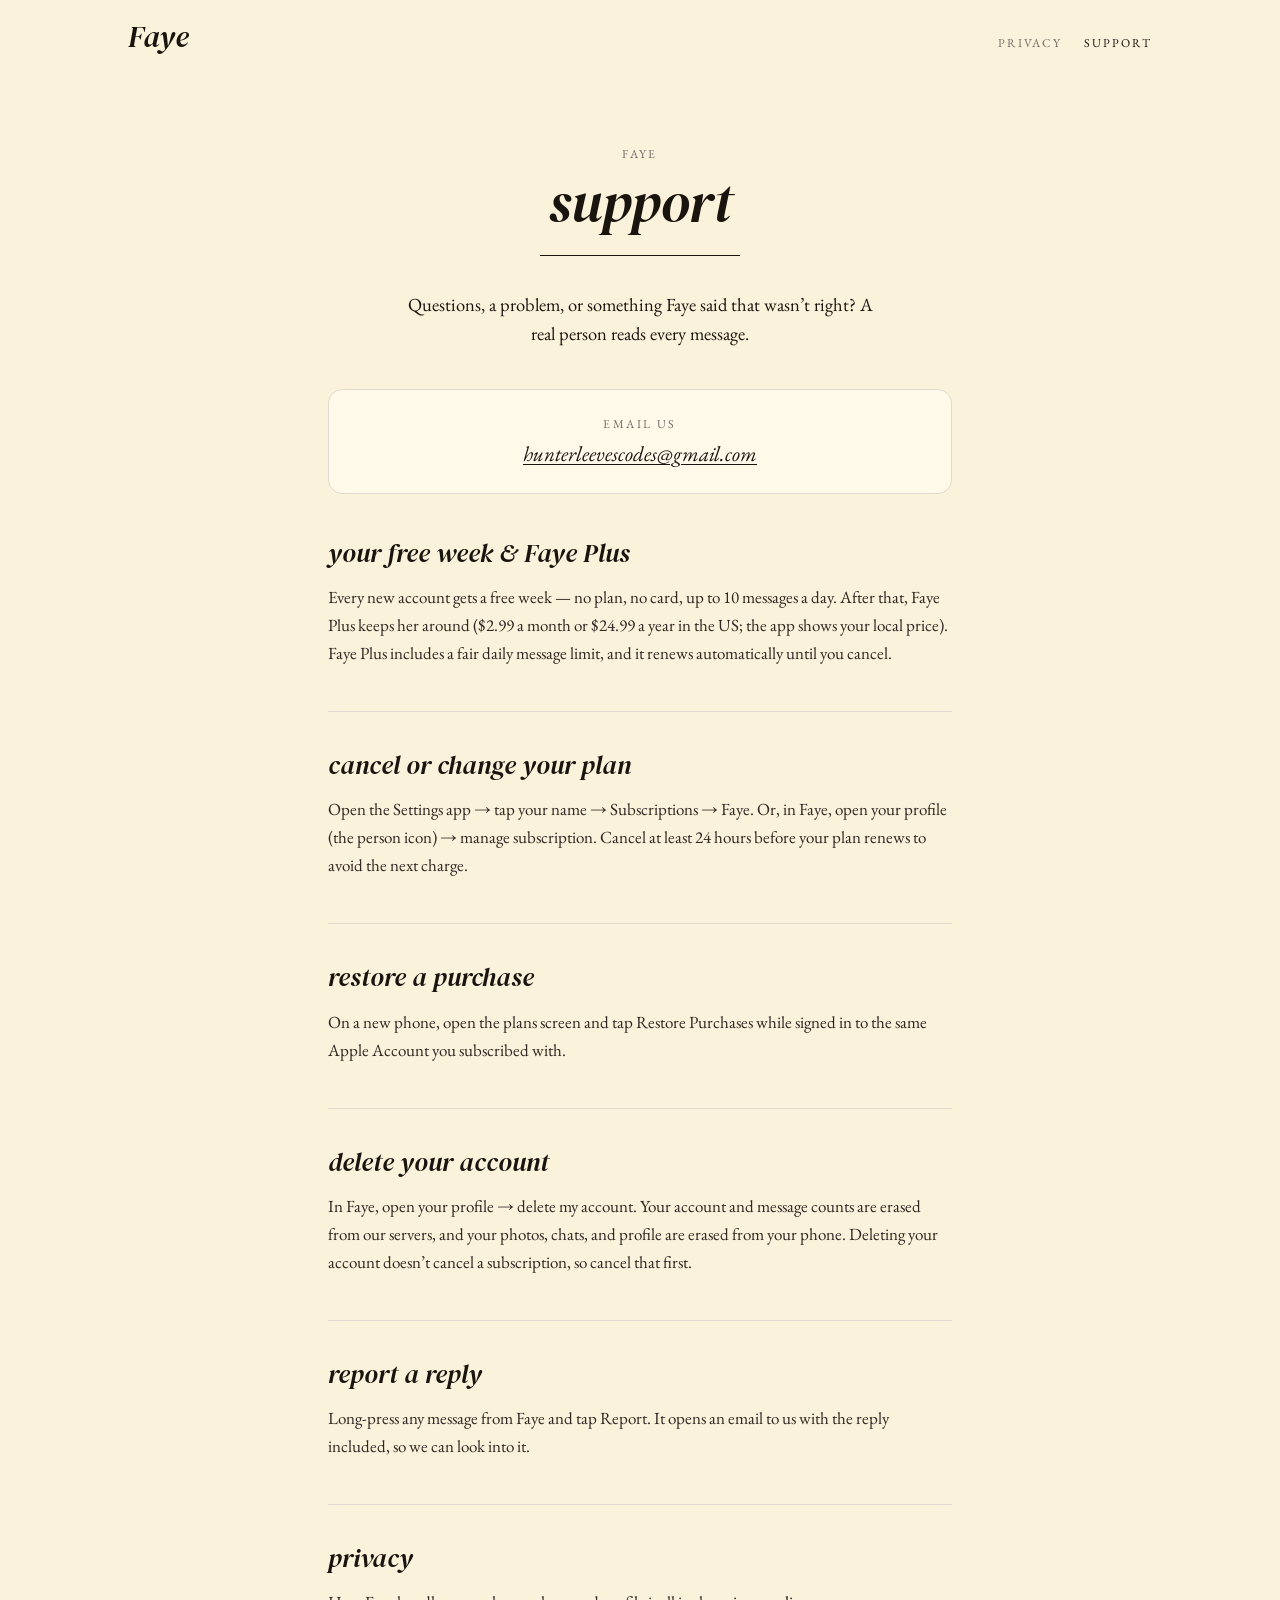
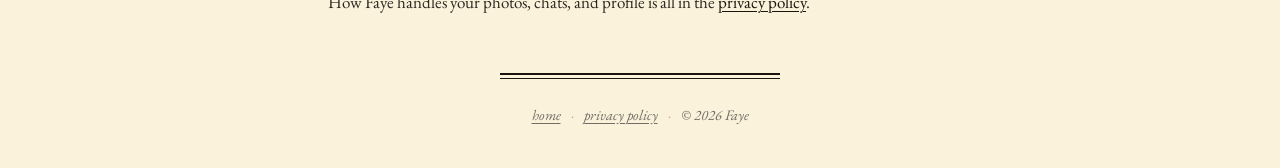
<file: support.html>
<!DOCTYPE html>
<html lang="en">
<head>
<meta charset="UTF-8">
<meta name="viewport" content="width=device-width, initial-scale=1.0">
<title>Faye — support</title>
<meta name="description" content="Get help with Faye: contact, subscriptions, account deletion.">
<link rel="canonical" href="https://heyfaye.app/support.html">
<meta name="theme-color" content="#FAF2DB">

<link rel="icon" type="image/png" href="icon.png">
<link rel="apple-touch-icon" href="icon.png">

<link rel="preconnect" href="https://fonts.googleapis.com">
<link rel="preconnect" href="https://fonts.gstatic.com" crossorigin>
<link href="https://fonts.googleapis.com/css2?family=DM+Serif+Display:ital@0;1&family=EB+Garamond:ital,wght@0,400;0,600;1,400&display=swap" rel="stylesheet">
<link rel="stylesheet" href="site.css">
</head>
<body>

<header class="topbar">
  <a class="mark" href="index.html" aria-label="Faye home">Faye</a>
  <nav aria-label="Site">
    <a href="privacy.html">privacy</a>
    <a href="support.html" aria-current="page">support</a>
  </nav>
</header>

<main class="doc">
  <header class="doc-head">
    <span class="eyebrow">Faye</span>
    <h1>support</h1>
    <div class="rule"></div>
  </header>

  <p class="intro">Questions, a problem, or something Faye said that wasn&rsquo;t right? A real person reads every message.</p>

  <div class="contact">
    <span class="eyebrow">email us</span>
    <a class="email" href="mailto:hunterleevescodes@gmail.com?subject=Faye%20support">hunterleevescodes@gmail.com</a>
  </div>

  <section id="your-free-week-faye-plus">
    <h2>your free week &amp; Faye Plus</h2>
    <p>Every new account gets a free week — no plan, no card, up to 10 messages a day. After that, Faye Plus keeps her around ($2.99 a month or $24.99 a year in the US; the app shows your local price). Faye Plus includes a fair daily message limit, and it renews automatically until you cancel.</p>
  </section>

  <section id="cancel-or-change-your-plan">
    <h2>cancel or change your plan</h2>
    <p>Open the Settings app &rarr; tap your name &rarr; Subscriptions &rarr; Faye. Or, in Faye, open your profile (the person icon) &rarr; manage subscription. Cancel at least 24 hours before your plan renews to avoid the next charge.</p>
  </section>

  <section id="restore-a-purchase">
    <h2>restore a purchase</h2>
    <p>On a new phone, open the plans screen and tap Restore Purchases while signed in to the same Apple Account you subscribed with.</p>
  </section>

  <section id="delete-your-account">
    <h2>delete your account</h2>
    <p>In Faye, open your profile &rarr; delete my account. Your account and message counts are erased from our servers, and your photos, chats, and profile are erased from your phone. Deleting your account doesn&rsquo;t cancel a subscription, so cancel that first.</p>
  </section>

  <section id="report-a-reply">
    <h2>report a reply</h2>
    <p>Long-press any message from Faye and tap Report. It opens an email to us with the reply included, so we can look into it.</p>
  </section>

  <section id="privacy">
    <h2>privacy</h2>
    <p>How Faye handles your photos, chats, and profile is all in the <a href="privacy.html">privacy policy</a>.</p>
  </section>
</main>

<footer class="site-footer">
  <div class="double-rule"><div class="thick"></div><div class="thin"></div></div>
  <nav aria-label="Footer"><a href="index.html">home</a><span class="sep">·</span><a href="privacy.html">privacy policy</a><span class="sep">·</span>&copy; 2026 Faye</nav>
</footer>

</body>
</html>
</file>
<file: site.css>
/* Shared styles for heyfaye.app. Colors mirror the app's Theme.swift. */

:root {
  --cream:    #FAF2DB;  /* Theme.background */
  --card:     #F2E8CF;  /* Theme.cardBackground */
  --sheet:    #FEF9E8;  /* Theme.chatSurface */
  --ink:      #1A140F;  /* Theme.accent */
  --bubble:   #2B2E33;  /* Theme.userBubble */
  --bubble-text: #FAF5E8; /* Theme.userBubbleText */
  --rose:     #D19E94;  /* Theme.accentWarm */
  --text:     #2E2621;  /* Theme.textPrimary */
  --muted:    #736B66;  /* Theme.textSecondary */
  --hairline: #E0D9CF;  /* Theme.divider */

  --serif-display: "DM Serif Display", Georgia, serif;
  --serif: "EB Garamond", Georgia, serif;
  --ease: cubic-bezier(0.19, 1, 0.22, 1);
}

* { margin: 0; padding: 0; box-sizing: border-box; }

html {
  scroll-behavior: smooth;
  color-scheme: light;
  -webkit-text-size-adjust: 100%;
}

body {
  background: var(--cream);
  color: var(--text);
  font-family: var(--serif);
  -webkit-font-smoothing: antialiased;
  text-rendering: optimizeLegibility;
  min-height: 100svh;
  display: flex;
  flex-direction: column;
  align-items: center;
}

::selection { background: var(--ink); color: var(--cream); }

a { color: var(--ink); text-underline-offset: 3px; text-decoration-thickness: 0.5px; }

:focus-visible { outline: 1.5px solid var(--ink); outline-offset: 3px; }

/* ---------- top bar (inner pages) ---------- */

.topbar {
  width: 100%;
  max-width: 1080px;
  padding: 22px 28px;
  display: flex;
  align-items: baseline;
  justify-content: space-between;
}

.topbar .mark {
  font-family: var(--serif-display);
  font-style: italic;
  font-size: 30px;
  line-height: 1;
  color: var(--ink);
  text-decoration: none;
}

.topbar nav { display: flex; gap: 22px; }

.topbar nav a {
  font-size: 12px;
  letter-spacing: 2px;
  text-transform: uppercase;
  color: var(--muted);
  text-decoration: none;
  transition: color 0.2s ease;
}
.topbar nav a:hover, .topbar nav a[aria-current] { color: var(--ink); }

/* ---------- small caps label ---------- */

.eyebrow {
  display: block;
  font-size: 12px;
  letter-spacing: 2.4px;
  text-transform: uppercase;
  color: var(--muted);
}

/* ---------- editorial double rule ---------- */

.double-rule { width: min(280px, 60vw); margin: 0 auto; }
.double-rule .thick { height: 2.5px; background: var(--ink); }
.double-rule .thin  { height: 0.5px; background: var(--ink); margin-top: 3px; }

/* ---------- footer ---------- */

.site-footer {
  width: 100%;
  max-width: 1080px;
  margin-top: auto;
  padding: 56px 28px 44px;
  text-align: center;
}

.site-footer .double-rule { margin-bottom: 26px; }

.site-footer p {
  font-style: italic;
  font-size: 14.5px;
  line-height: 1.9;
  color: var(--muted);
}

.site-footer nav {
  margin-top: 6px;
  font-style: italic;
  font-size: 14.5px;
  color: var(--muted);
}
.site-footer nav a { color: var(--muted); transition: color 0.2s ease; }
.site-footer nav a:hover { color: var(--ink); }
.site-footer .sep { margin: 0 10px; color: var(--rose); }

/* ---------- legal / help pages ---------- */

.doc {
  width: 100%;
  max-width: 680px;
  padding: 0 28px;
}

.doc-head {
  padding: clamp(40px, 8svh, 80px) 0 0;
  text-align: center;
}

.doc-head h1 {
  font-family: var(--serif-display);
  font-style: italic;
  font-weight: 400;
  font-size: clamp(40px, 9vw, 56px);
  line-height: 1.05;
  color: var(--ink);
  margin-top: 12px;
}

.doc-head .rule {
  width: min(200px, 50vw);
  height: 0.75px;
  background: var(--ink);
  margin: 22px auto 0;
}

.doc-head .effective {
  font-style: italic;
  font-size: 14.5px;
  color: var(--muted);
  margin-top: 16px;
}

.doc .intro {
  margin: 34px auto 0;
  max-width: 54ch;
  font-size: 18.5px;
  line-height: 1.6;
  text-align: center;
  color: var(--ink);
}

.doc .toc {
  margin: 40px 0 0;
  padding: 22px 26px;
  background: var(--sheet);
  border: 0.75px solid var(--hairline);
  border-radius: 14px;
}

.doc .toc ol {
  list-style: none;
  margin-top: 10px;
  columns: 2;
  column-gap: 28px;
}

.doc .toc li {
  break-inside: avoid;
  font-style: italic;
  font-size: 16px;
  line-height: 1.9;
}

.doc .toc a { color: var(--text); text-decoration: none; }
.doc .toc a:hover { color: var(--ink); text-decoration: underline; }

@media (max-width: 520px) {
  .doc .toc ol { columns: 1; }
}

.doc section {
  margin-top: 44px;
  scroll-margin-top: 24px;
}

.doc section + section {
  border-top: 0.5px solid var(--hairline);
  padding-top: 38px;
}

.doc h2 {
  font-family: var(--serif-display);
  font-style: italic;
  font-weight: 400;
  font-size: 26px;
  line-height: 1.2;
  color: var(--ink);
}

.doc section p, .doc section li {
  margin-top: 14px;
  font-size: 17px;
  line-height: 1.65;
}

.doc section ul { margin-top: 4px; padding-left: 20px; }
.doc section li { margin-top: 10px; padding-left: 4px; }
.doc section li::marker { color: var(--rose); }

.doc strong { font-weight: 600; color: var(--ink); }

.doc .contact {
  margin-top: 40px;
  padding: 26px;
  text-align: center;
  background: var(--sheet);
  border: 0.75px solid var(--hairline);
  border-radius: 14px;
}

.doc .contact .email {
  display: inline-block;
  margin-top: 8px;
  font-style: italic;
  font-size: 21px;
  overflow-wrap: anywhere;
}

.doc .contact p {
  margin-top: 6px;
  font-style: italic;
  font-size: 15px;
  color: var(--muted);
}
</file>
